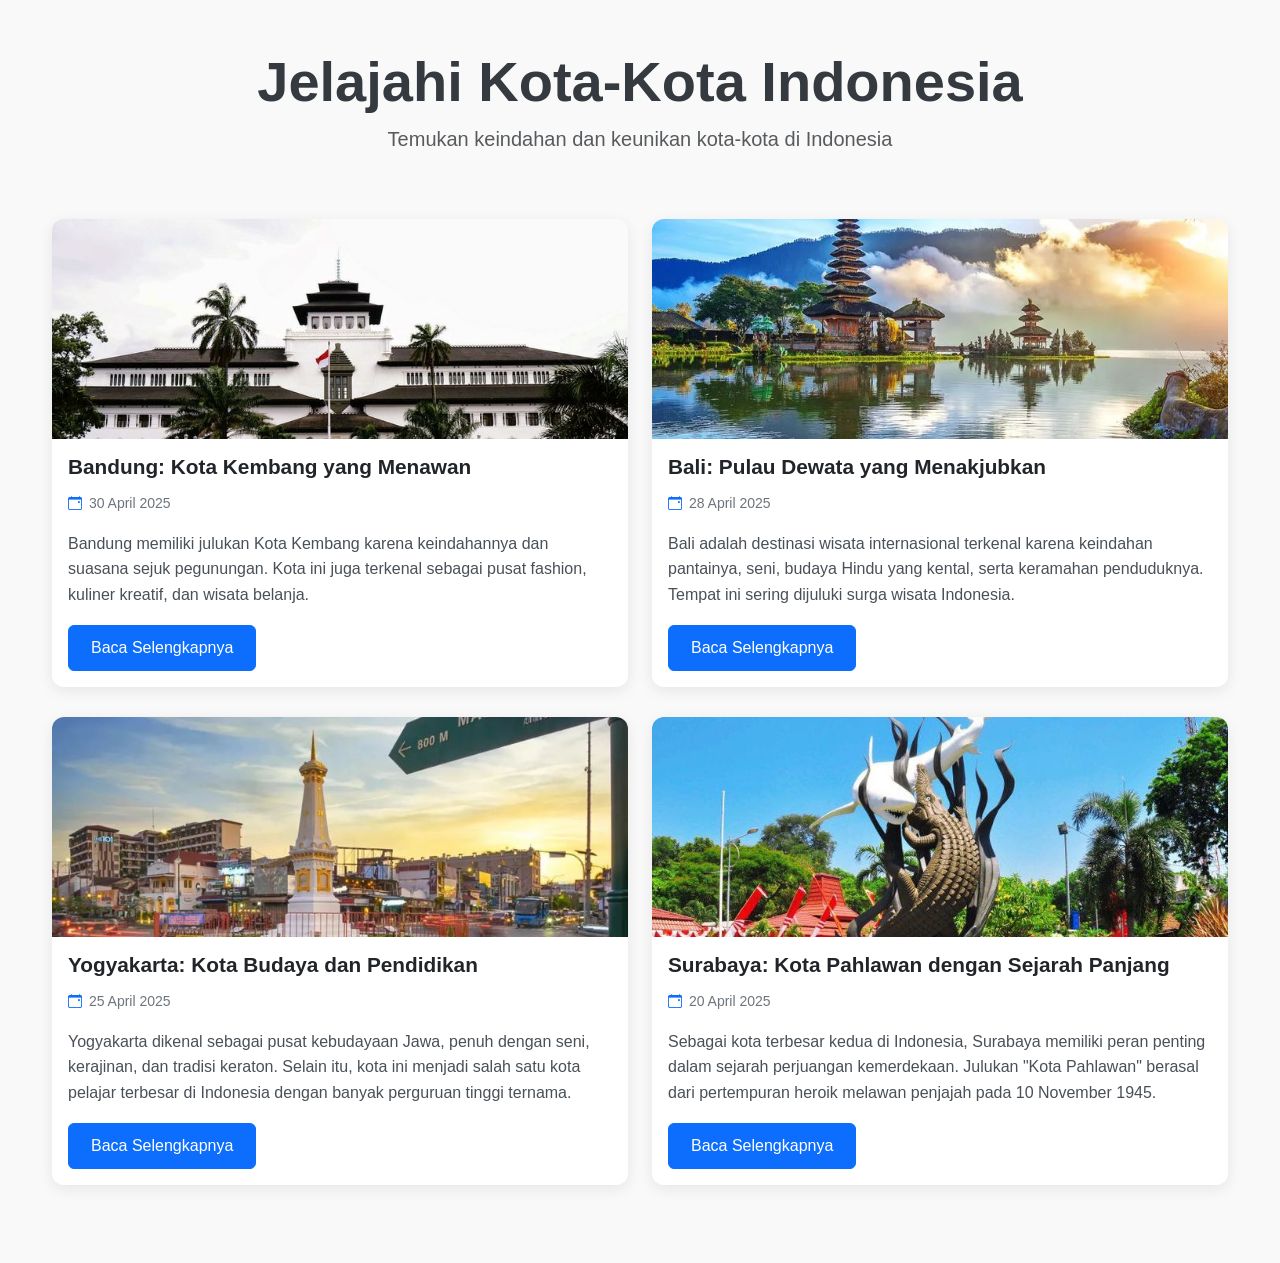
<file: index.html>
<!DOCTYPE html>
<html lang="id">
<head>
    <meta charset="UTF-8">
    <meta name="viewport" content="width=device-width, initial-scale=1.0">
    <title>Blog Kota Indonesia</title>
    <link href="https://cdn.jsdelivr.net/npm/bootstrap@5.3.3/dist/css/bootstrap.min.css" rel="stylesheet">
    <link rel="stylesheet" href="https://cdn.jsdelivr.net/npm/bootstrap-icons@1.11.1/font/bootstrap-icons.css">
    <link rel="stylesheet" href="style.css">
    <style>
    </style>
</head>
<body>
    <div class="container py-5">
        <div class="row mb-5">
            <div class="col-12 text-center">
                <h1 class="display-4 fw-bold">Jelajahi Kota-Kota Indonesia</h1>
                <p class="lead text-muted">Temukan keindahan dan keunikan kota-kota di Indonesia</p>
            </div>
        </div>

        <div class="row">
            <!-- Kota Pertama -->
            <div class="col-md-6">
                <div class="card blog-card">
                    <img src="image/bandung.jpeg" class="blog-image card-img-top" alt="Bandung">
                    <div class="card-body">
                        <h5 class="card-title">Bandung: Kota Kembang yang Menawan</h5>
                        <div class="blog-meta mb-3">
                            <i class="bi bi-calendar-event"></i> 30 April 2025 &nbsp;
                        </div>
                        <p class="card-text">Bandung memiliki julukan Kota Kembang karena keindahannya dan suasana sejuk pegunungan. Kota ini juga terkenal sebagai pusat fashion, kuliner kreatif, dan wisata belanja.</p>
                        <a href="artikel.html" class="btn btn-primary">Baca Selengkapnya</a>
                    </div>
                </div>
            </div>
            
            <!-- Kota Kedua -->
            <div class="col-md-6">
                <div class="card blog-card">
                    <img src="image/bali.jpeg" class="blog-image card-img-top" alt="Bali">
                    <div class="card-body">
                        <h5 class="card-title">Bali: Pulau Dewata yang Menakjubkan</h5>
                        <div class="blog-meta mb-3">
                            <i class="bi bi-calendar-event"></i> 28 April 2025 &nbsp;
                        </div>
                        <p class="card-text">Bali adalah destinasi wisata internasional terkenal karena keindahan pantainya, seni, budaya Hindu yang kental, serta keramahan penduduknya. Tempat ini sering dijuluki surga wisata Indonesia.</p>
                        <a href="artikel.html" class="btn btn-primary">Baca Selengkapnya</a>
                    </div>
                </div>
            </div>
            
            <!-- Kota Ketiga -->
            <div class="col-md-6">
                <div class="card blog-card">
                    <img src="image/yogyakarta.jpeg" class="blog-image card-img-top" alt="Yogyakarta">
                    <div class="card-body">
                        <h5 class="card-title">Yogyakarta: Kota Budaya dan Pendidikan</h5>
                        <div class="blog-meta mb-3">
                            <i class="bi bi-calendar-event"></i> 25 April 2025 &nbsp;
                        </div>
                        <p class="card-text">Yogyakarta dikenal sebagai pusat kebudayaan Jawa, penuh dengan seni, kerajinan, dan tradisi keraton. Selain itu, kota ini menjadi salah satu kota pelajar terbesar di Indonesia dengan banyak perguruan tinggi ternama.</p>
                        <a href="artikel.html" class="btn btn-primary">Baca Selengkapnya</a>
                    </div>
                </div>
            </div>
            
            <!-- Kota Keempat -->
            <div class="col-md-6">
                <div class="card blog-card">
                    <img src="image/surabaya.jpeg" class="blog-image card-img-top" alt="Surabaya">
                    <div class="card-body">
                        <h5 class="card-title">Surabaya: Kota Pahlawan dengan Sejarah Panjang</h5>
                        <div class="blog-meta mb-3">
                            <i class="bi bi-calendar-event"></i> 20 April 2025 &nbsp;
                        </div>
                        <p class="card-text">Sebagai kota terbesar kedua di Indonesia, Surabaya memiliki peran penting dalam sejarah perjuangan kemerdekaan. Julukan "Kota Pahlawan" berasal dari pertempuran heroik melawan penjajah pada 10 November 1945.</p>
                        <a href="artikel.html" class="btn btn-primary">Baca Selengkapnya</a>
                    </div>
                </div>
            </div>
        </div>
    </div>

    <script src="https://cdn.jsdelivr.net/npm/bootstrap@5.3.3/dist/js/bootstrap.bundle.min.js"></script>
</body>
</html>
</file>
<file: style.css>
/* === GLOBAL STYLES === */
body {
    background-color: #f9f9f9;
    font-family: 'Segoe UI', Roboto, 'Helvetica Neue', Arial, sans-serif;
    color: #343a40;
    line-height: 1.6;
}

a {
    text-decoration: none;
    transition: all 0.3s ease;
}

a:hover {
    color: #0b5ed7;
}

img {
    max-width: 100%;
}

.container {
    max-width: 1200px;
}

/* === BLOG PAGE STYLES === */

/* Blog Header */
.blog-heading {
    position: relative;
    margin-bottom: 40px;
    padding-bottom: 15px;
}

.blog-heading:after {
    content: '';
    position: absolute;
    bottom: 0;
    left: 0;
    width: 70px;
    height: 3px;
    background-color: #0d6efd;
}

/* Blog Cards */
.blog-card {
    transition: transform 0.3s, box-shadow 0.3s;
    margin-bottom: 30px;
    border: none;
    border-radius: 12px;
    overflow: hidden;
    box-shadow: 0 4px 15px rgba(0,0,0,0.08);
}

.blog-card:hover {
    transform: translateY(-5px);
    box-shadow: 0 10px 25px rgba(0,0,0,0.12);
}

.blog-image {
    height: 220px;
    object-fit: cover;
}

.card-title {
    font-weight: 700;
    font-size: 1.3rem;
    margin-bottom: 12px;
    color: #212529;
}

.card-text {
    color: #495057;
    margin-bottom: 18px;
    line-height: 1.6;
}

.blog-meta {
    font-size: 14px;
    color: #6c757d;
    margin-bottom: 15px;
}

.blog-meta i {
    color: #0d6efd;
    margin-right: 3px;
}

/* === ARTICLE PAGE STYLES === */

/* Article Header */
.article-header {
    position: relative;
    background-color: #fff;
    padding: 30px 0;
    margin-bottom: 30px;
    border-bottom: 1px solid #e9ecef;
    box-shadow: 0 2px 10px rgba(0,0,0,0.05);
    border-radius: 12px 12px 0 0;
}

.article-title {
    font-weight: 800;
    margin-bottom: 20px;
    line-height: 1.2;
    color: #212529;
}

.article-meta {
    font-size: 14px;
    color: #6c757d;
    margin-bottom: 20px;
}

.article-meta i {
    color: #0d6efd;
    margin-right: 3px;
}

/* Article Content */
.article-content {
    font-size: 18px;
    line-height: 1.8;
    color: #343a40;
    background-color: #fff;
    padding: 30px;
    border-radius: 12px;
    box-shadow: 0 2px 10px rgba(0,0,0,0.05);
}

.article-section {
    margin-bottom: 40px;
}

.article-section h2 {
    font-weight: 700;
    margin-bottom: 20px;
    position: relative;
    padding-bottom: 15px;
    color: #212529;
}

.article-section h2:after {
    content: '';
    position: absolute;
    bottom: 0;
    left: 0;
    width: 50px;
    height: 3px;
    background-color: #0d6efd;
}

.article-section h3 {
    font-weight: 600;
    color: #343a40;
    margin-top: 25px;
    margin-bottom: 15px;
}

.article-section p {
    margin-bottom: 20px;
    color: #495057;
}

.article-image {
    border-radius: 12px;
    margin-bottom: 25px;
    box-shadow: 0 4px 15px rgba(0,0,0,0.08);
    width: 100%;
    transition: transform 0.3s;
}

.article-image:hover {
    transform: scale(1.01);
}

/* Share Buttons */
.share-buttons {
    margin: 40px 0;
    padding: 20px 0;
    border-top: 1px solid #e9ecef;
}

.share-buttons a {
    margin-right: 12px;
    color: #fff;
    width: 40px;
    height: 40px;
    border-radius: 50%;
    display: inline-flex;
    align-items: center;
    justify-content: center;
    transition: all 0.3s;
}

.share-buttons a:hover {
    opacity: 0.9;
    transform: translateY(-3px);
    box-shadow: 0 4px 8px rgba(0,0,0,0.1);
}

.facebook {
    background-color: #3b5998;
}

.twitter {
    background-color: #1da1f2;
}

.linkedin {
    background-color: #0077b5;
}

/* Article Navigation */
.article-navigation {
    margin: 50px 0;
    padding: 20px 0;
    border-top: 1px solid #e9ecef;
    border-bottom: 1px solid #e9ecef;
}

.prev-next-link {
    text-decoration: none;
    color: #343a40;
    transition: all 0.3s;
    display: block;
    padding: 10px;
    border-radius: 8px;
}

.prev-next-link:hover {
    color: #0d6efd;
    background-color: #f8f9fa;
    transform: translateY(-2px);
}

.prev-next-title {
    font-weight: 600;
    font-size: 18px;
}

/* Related Articles */
.related-articles {
    margin: 50px 0;
}

.related-articles h3 {
    margin-bottom: 25px;
    font-weight: 700;
    position: relative;
    padding-bottom: 15px;
    color: #212529;
}

.related-articles h3:after {
    content: '';
    position: absolute;
    bottom: 0;
    left: 0;
    width: 50px;
    height: 3px;
    background-color: #0d6efd;
}

.related-card {
    transition: transform 0.3s, box-shadow 0.3s;
    border: none;
    border-radius: 12px;
    overflow: hidden;
    box-shadow: 0 4px 15px rgba(0,0,0,0.08);
    height: 100%;
}

.related-card:hover {
    transform: translateY(-5px);
    box-shadow: 0 10px 25px rgba(0,0,0,0.12);
}

.related-image {
    height: 180px;
    object-fit: cover;
}

/* Comments Section */
.comments-section {
    margin: 50px 0;
    background-color: #fff;
    padding: 30px;
    border-radius: 12px;
    box-shadow: 0 2px 10px rgba(0,0,0,0.05);
}

.comments-section h3 {
    margin-bottom: 25px;
    font-weight: 700;
    position: relative;
    padding-bottom: 15px;
    color: #212529;
}

.comments-section h3:after {
    content: '';
    position: absolute;
    bottom: 0;
    left: 0;
    width: 50px;
    height: 3px;
    background-color: #0d6efd;
}

.comment {
    padding: 20px 0;
    border-bottom: 1px solid #e9ecef;
}

.comment:last-child {
    border-bottom: none;
}

.comment h5 {
    font-weight: 600;
    margin-bottom: 5px;
    color: #212529;
}

.comment p {
    color: #495057;
}

/* Comment Form */
.comment-form {
    margin-top: 40px;
    background-color: #fff;
    padding: 30px;
    border-radius: 12px;
    box-shadow: 0 2px 10px rgba(0,0,0,0.05);
}

.comment-form h3 {
    margin-bottom: 25px;
    font-weight: 700;
    position: relative;
    padding-bottom: 15px;
    color: #212529;
}

.comment-form h3:after {
    content: '';
    position: absolute;
    bottom: 0;
    left: 0;
    width: 50px;
    height: 3px;
    background-color: #0d6efd;
}

.comment-form .form-control {
    padding: 12px;
    border-radius: 8px;
    border: 1px solid #ced4da;
    transition: all 0.3s;
}

.comment-form .form-control:focus {
    box-shadow: 0 0 0 0.2rem rgba(13, 110, 253, 0.2);
    border-color: #86b7fe;
}

.comment-form textarea {
    min-height: 150px;
}

/* Buttons */
.btn {
    padding: 10px 22px;
    border-radius: 6px;
    font-weight: 500;
    transition: all 0.3s;
}

.btn-primary {
    background-color: #0d6efd;
    border-color: #0d6efd;
}

.btn-primary:hover {
    background-color: #0b5ed7;
    border-color: #0a58ca;
    transform: translateY(-2px);
    box-shadow: 0 4px 8px rgba(0, 0, 0, 0.1);
}

.btn-outline-primary {
    color: #0d6efd;
    border-color: #0d6efd;
}

.btn-outline-primary:hover {
    background-color: #0d6efd;
    color: white;
    transform: translateY(-2px);
    box-shadow: 0 4px 8px rgba(0, 0, 0, 0.1);
}

/* Responsive Adjustments */
@media (max-width: 768px) {
    .article-content {
        font-size: 16px;
        padding: 20px;
    }
    
    .article-title {
        font-size: 1.8rem;
    }
    
    .article-section h2 {
        font-size: 1.5rem;
    }
    
    .prev-next-title {
        font-size: 16px;
    }
    
    .related-image {
        height: 150px;
    }
    
    .comment-form, .comments-section {
        padding: 20px;
    }
    
    .blog-image {
        height: 180px;
    }
}

@media (max-width: 576px) {
    .share-buttons a {
        width: 35px;
        height: 35px;
    }
    
    .article-content {
        font-size: 15px;
        padding: 15px;
    }
    
    .article-section h2 {
        font-size: 1.3rem;
    }
    
    .article-navigation {
        text-align: center;
    }
    
    .article-navigation .col-md-6:first-child {
        margin-bottom: 15px;
    }
    
    .btn {
        padding: 8px 18px;
    }
}
</file>
